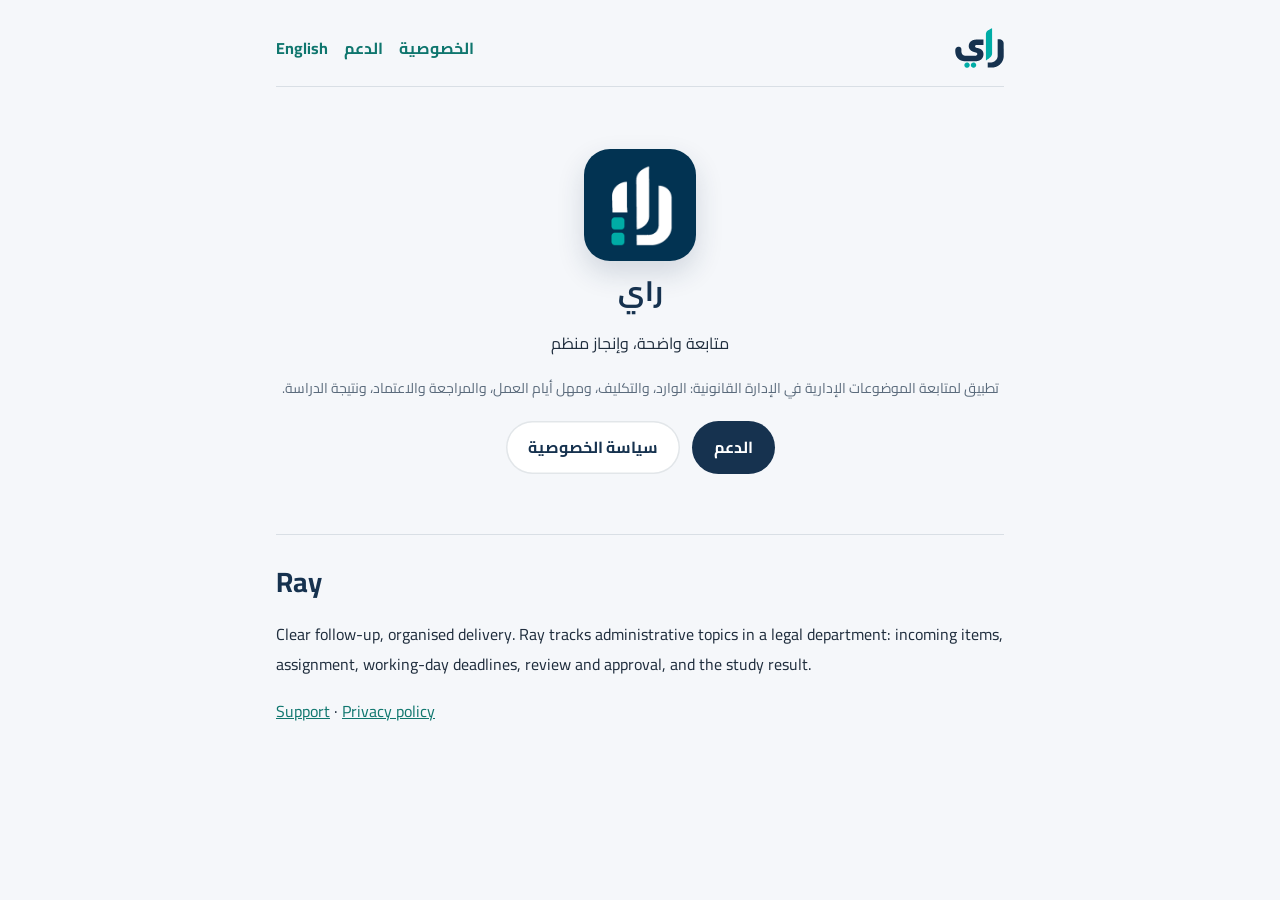
<file: index.html>
<!doctype html>
<html lang="ar" dir="rtl">
<head>
<meta charset="utf-8">
<meta name="viewport" content="width=device-width,initial-scale=1">
<title>راي</title>
<link rel="preconnect" href="https://fonts.googleapis.com">
<link rel="stylesheet" href="https://fonts.googleapis.com/css2?family=Cairo:wght@500;700&display=swap">
<link rel="stylesheet" href="style.css">
<link rel="icon" href="icon.png">
</head>
<body>
<div class="wrap">
<header><a href="./"><img src="logo.svg" alt="راي"></a><nav><a href="privacy.html">الخصوصية</a><a href="support.html">الدعم</a><a href="#en">English</a></nav></header>
<div class="hero">
<img src="icon.png" alt="أيقونة راي">
<h1>راي</h1>
<p>متابعة واضحة، وإنجاز منظم</p>
<p class="muted">تطبيق لمتابعة الموضوعات الإدارية في الإدارة القانونية: الوارد، والتكليف، ومهل أيام العمل، والمراجعة والاعتماد، ونتيجة الدراسة.</p>
<div class="btns"><a class="btn" href="support.html">الدعم</a><a class="btn line" href="privacy.html">سياسة الخصوصية</a></div>
</div>
<section class="en" id="en">
<h1>Ray</h1>
<p>Clear follow-up, organised delivery. Ray tracks administrative topics in a legal department: incoming items, assignment, working-day deadlines, review and approval, and the study result.</p>
<p><a href="support.html#en">Support</a> · <a href="privacy.html#en">Privacy policy</a></p>
</section>
</div>
</body>
</html>
</file>
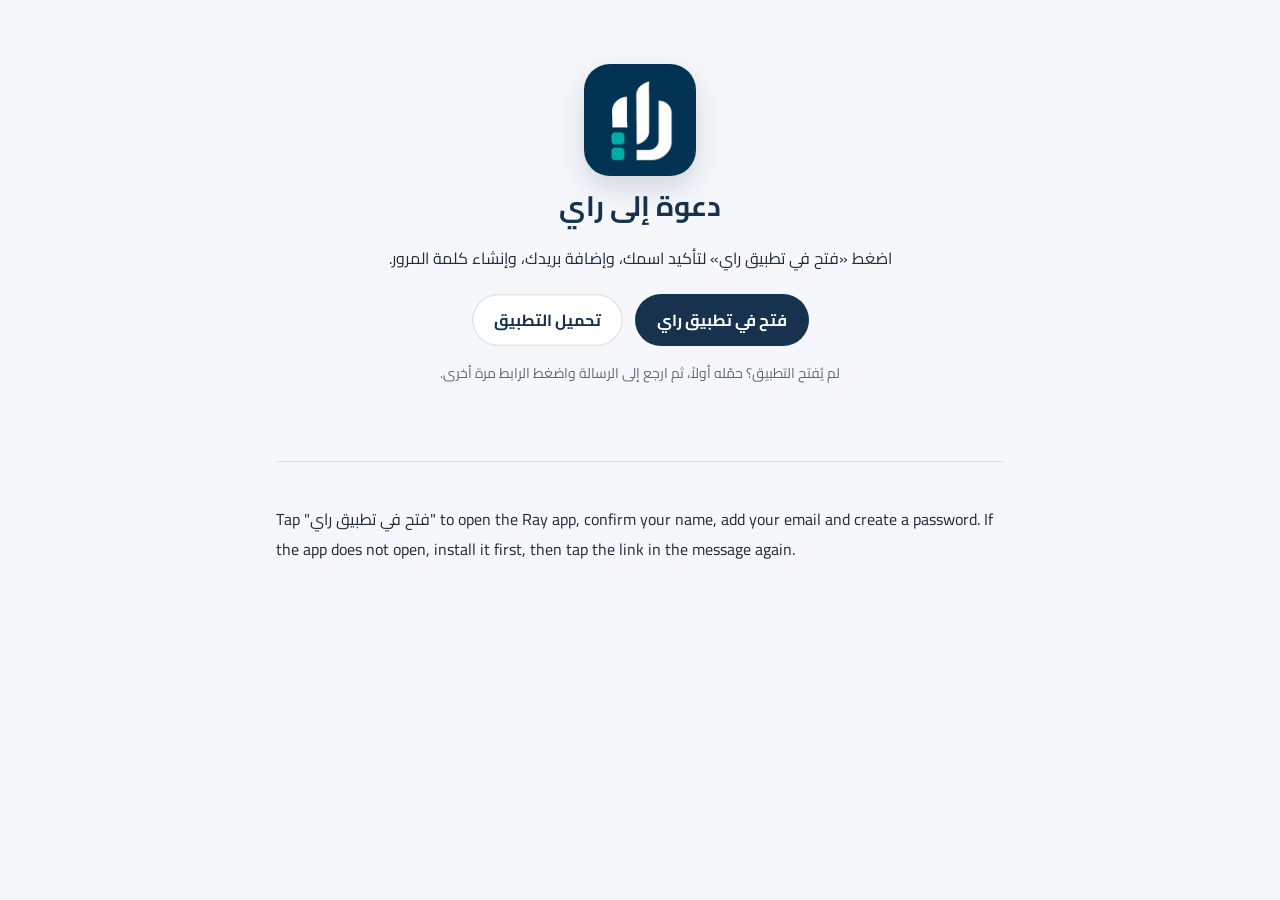
<file: join.html>
<!doctype html>
<html lang="ar" dir="rtl">
<head>
<meta charset="utf-8">
<meta name="viewport" content="width=device-width,initial-scale=1">
<meta name="robots" content="noindex">
<title>دعوة إلى راي</title>
<link rel="preconnect" href="https://fonts.googleapis.com">
<link rel="stylesheet" href="https://fonts.googleapis.com/css2?family=Cairo:wght@500;700&display=swap">
<link rel="stylesheet" href="style.css">
<link rel="icon" href="icon.png">
</head>
<body>
<div class="wrap">
<div class="hero">
<img src="icon.png" alt="أيقونة راي">
<h1>دعوة إلى راي</h1>
<p>اضغط «فتح في تطبيق راي» لتأكيد اسمك، وإضافة بريدك، وإنشاء كلمة المرور.</p>
<div class="btns"><a class="btn" id="open" href="ray://join">فتح في تطبيق راي</a><a class="btn line" href="https://apps.apple.com/app/id6821119192">تحميل التطبيق</a></div>
<p class="muted">لم يُفتح التطبيق؟ حمّله أولاً، ثم ارجع إلى الرسالة واضغط الرابط مرة أخرى.</p>
</div>
<section class="en">
<p>Tap "فتح في تطبيق راي" to open the Ray app, confirm your name, add your email and create a password. If the app does not open, install it first, then tap the link in the message again.</p>
</section>
</div>
<script>
// the invitation token travels to the app only (ray://join?t=…); nothing is sent anywhere from this page
(function () {
  var t = new URLSearchParams(location.search).get('t') || '';
  if (!/^[A-Za-z0-9_-]{20,40}$/.test(t)) return;
  var url = 'ray://join?t=' + encodeURIComponent(t);
  document.getElementById('open').href = url;
  setTimeout(function () { location.href = url; }, 300);
})();
</script>
</body>
</html>
</file>
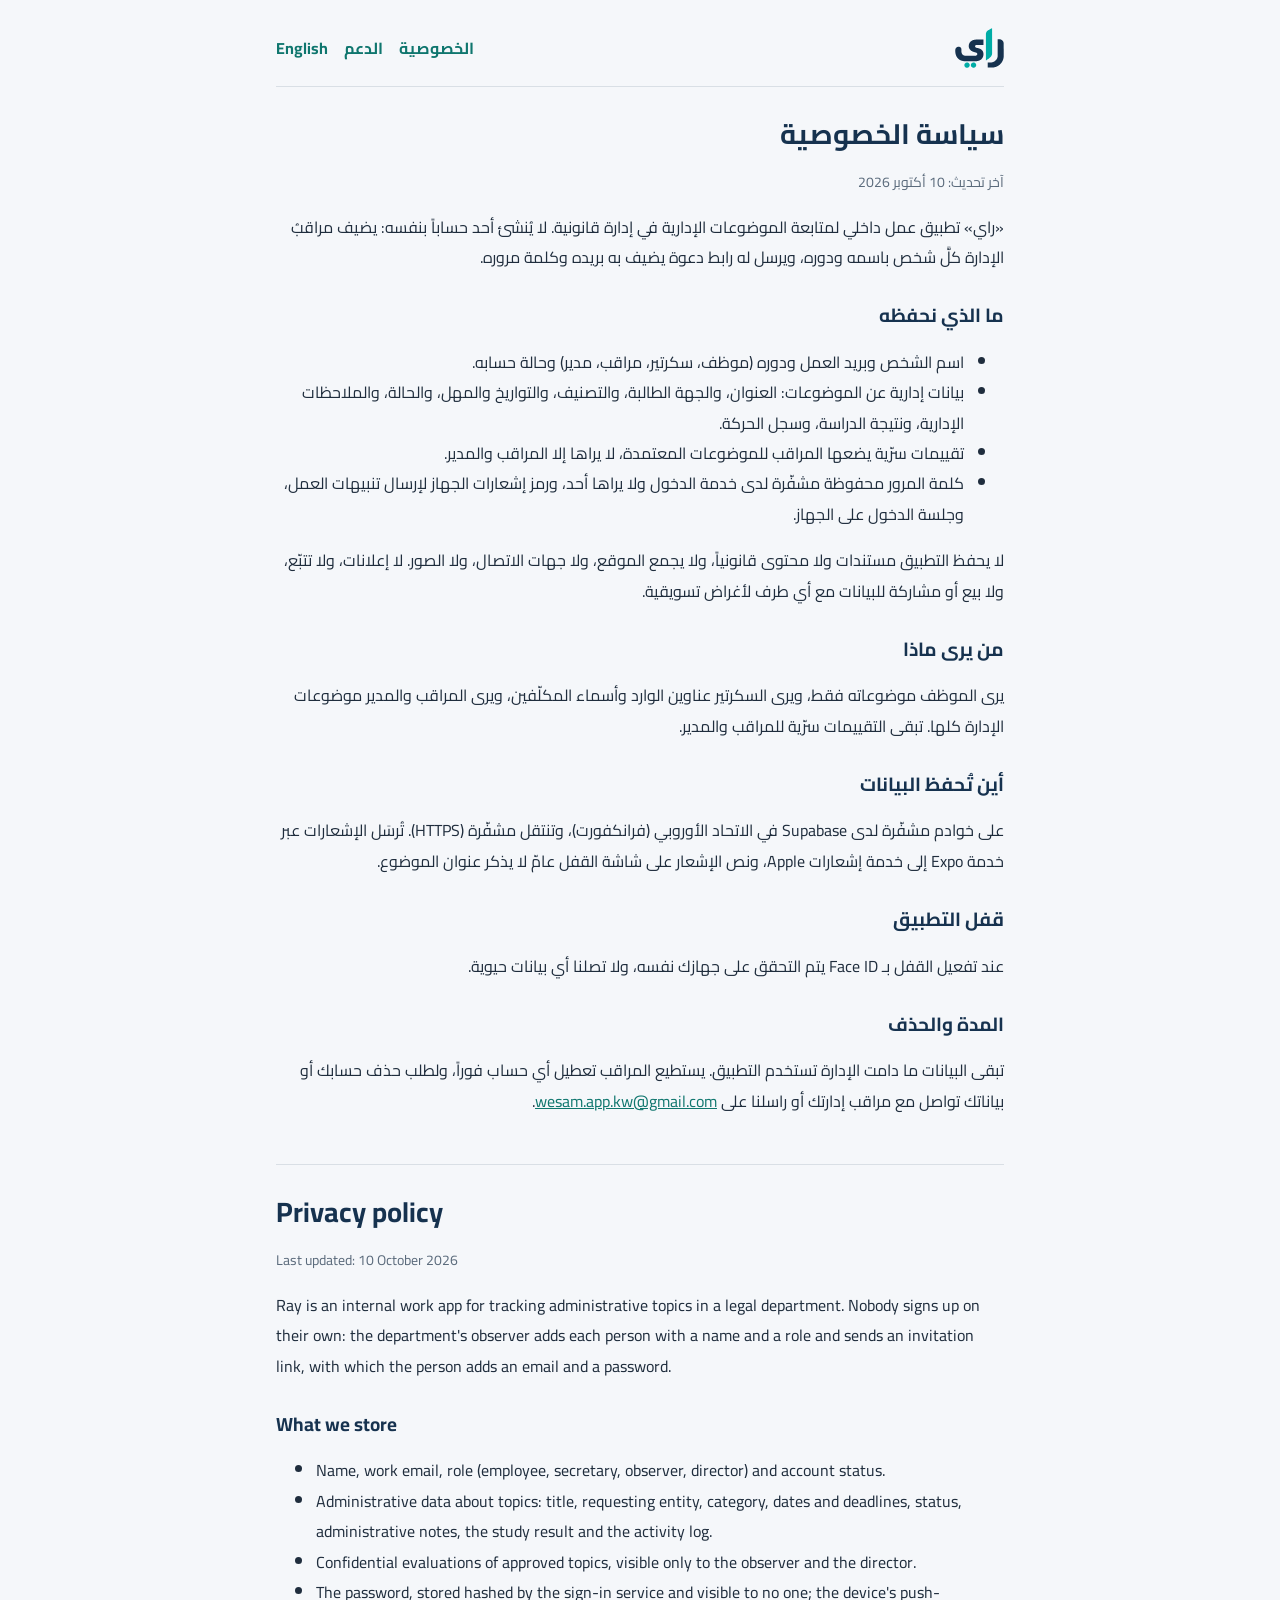
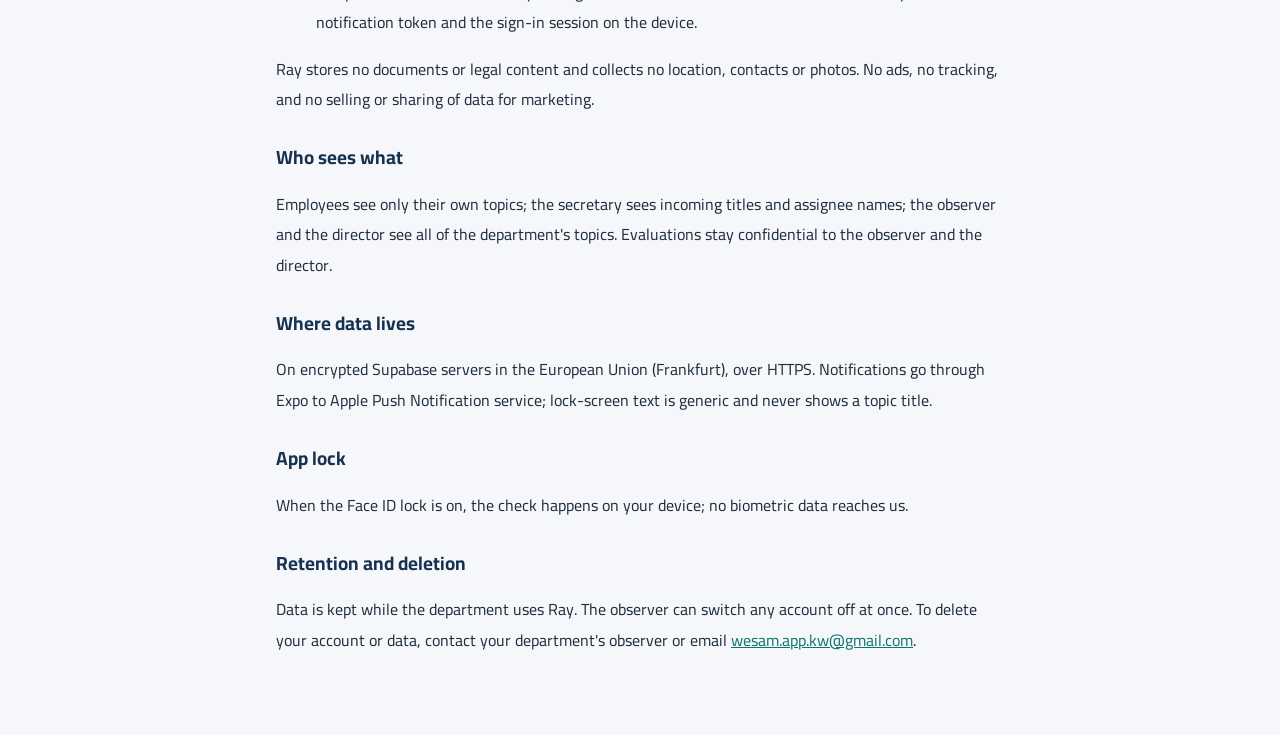
<file: privacy.html>
<!doctype html>
<html lang="ar" dir="rtl">
<head>
<meta charset="utf-8">
<meta name="viewport" content="width=device-width,initial-scale=1">
<title>سياسة الخصوصية · راي</title>
<link rel="preconnect" href="https://fonts.googleapis.com">
<link rel="stylesheet" href="https://fonts.googleapis.com/css2?family=Cairo:wght@500;700&display=swap">
<link rel="stylesheet" href="style.css">
<link rel="icon" href="icon.png">
</head>
<body>
<div class="wrap">
<header><a href="./"><img src="logo.svg" alt="راي"></a><nav><a href="privacy.html">الخصوصية</a><a href="support.html">الدعم</a><a href="#en">English</a></nav></header>
<h1>سياسة الخصوصية</h1>
<p class="muted">آخر تحديث: 10 أكتوبر 2026</p>
<p>«راي» تطبيق عمل داخلي لمتابعة الموضوعات الإدارية في إدارة قانونية. لا يُنشئ أحد حساباً بنفسه: يضيف مراقبُ الإدارة كلَّ شخص باسمه ودوره، ويرسل له رابط دعوة يضيف به بريده وكلمة مروره.</p>
<h2>ما الذي نحفظه</h2>
<ul>
<li>اسم الشخص وبريد العمل ودوره (موظف، سكرتير، مراقب، مدير) وحالة حسابه.</li>
<li>بيانات إدارية عن الموضوعات: العنوان، والجهة الطالبة، والتصنيف، والتواريخ والمهل، والحالة، والملاحظات الإدارية، ونتيجة الدراسة، وسجل الحركة.</li>
<li>تقييمات سرّية يضعها المراقب للموضوعات المعتمدة، لا يراها إلا المراقب والمدير.</li>
<li>كلمة المرور محفوظة مشفّرة لدى خدمة الدخول ولا يراها أحد، ورمز إشعارات الجهاز لإرسال تنبيهات العمل، وجلسة الدخول على الجهاز.</li>
</ul>
<p>لا يحفظ التطبيق مستندات ولا محتوى قانونياً، ولا يجمع الموقع، ولا جهات الاتصال، ولا الصور. لا إعلانات، ولا تتبّع، ولا بيع أو مشاركة للبيانات مع أي طرف لأغراض تسويقية.</p>
<h2>من يرى ماذا</h2>
<p>يرى الموظف موضوعاته فقط، ويرى السكرتير عناوين الوارد وأسماء المكلّفين، ويرى المراقب والمدير موضوعات الإدارة كلها. تبقى التقييمات سرّية للمراقب والمدير.</p>
<h2>أين تُحفظ البيانات</h2>
<p>على خوادم مشفّرة لدى Supabase في الاتحاد الأوروبي (فرانكفورت)، وتنتقل مشفّرة (HTTPS). تُرسَل الإشعارات عبر خدمة Expo إلى خدمة إشعارات Apple، ونص الإشعار على شاشة القفل عامّ لا يذكر عنوان الموضوع.</p>
<h2>قفل التطبيق</h2>
<p>عند تفعيل القفل بـ Face ID يتم التحقق على جهازك نفسه، ولا تصلنا أي بيانات حيوية.</p>
<h2>المدة والحذف</h2>
<p>تبقى البيانات ما دامت الإدارة تستخدم التطبيق. يستطيع المراقب تعطيل أي حساب فوراً، ولطلب حذف حسابك أو بياناتك تواصل مع مراقب إدارتك أو راسلنا على <a href="mailto:wesam.app.kw@gmail.com">wesam.app.kw@gmail.com</a>.</p>
<section class="en" id="en">
<h1>Privacy policy</h1>
<p class="muted">Last updated: 10 October 2026</p>
<p>Ray is an internal work app for tracking administrative topics in a legal department. Nobody signs up on their own: the department's observer adds each person with a name and a role and sends an invitation link, with which the person adds an email and a password.</p>
<h2>What we store</h2>
<ul>
<li>Name, work email, role (employee, secretary, observer, director) and account status.</li>
<li>Administrative data about topics: title, requesting entity, category, dates and deadlines, status, administrative notes, the study result and the activity log.</li>
<li>Confidential evaluations of approved topics, visible only to the observer and the director.</li>
<li>The password, stored hashed by the sign-in service and visible to no one; the device's push-notification token and the sign-in session on the device.</li>
</ul>
<p>Ray stores no documents or legal content and collects no location, contacts or photos. No ads, no tracking, and no selling or sharing of data for marketing.</p>
<h2>Who sees what</h2>
<p>Employees see only their own topics; the secretary sees incoming titles and assignee names; the observer and the director see all of the department's topics. Evaluations stay confidential to the observer and the director.</p>
<h2>Where data lives</h2>
<p>On encrypted Supabase servers in the European Union (Frankfurt), over HTTPS. Notifications go through Expo to Apple Push Notification service; lock-screen text is generic and never shows a topic title.</p>
<h2>App lock</h2>
<p>When the Face ID lock is on, the check happens on your device; no biometric data reaches us.</p>
<h2>Retention and deletion</h2>
<p>Data is kept while the department uses Ray. The observer can switch any account off at once. To delete your account or data, contact your department's observer or email <a href="mailto:wesam.app.kw@gmail.com">wesam.app.kw@gmail.com</a>.</p>
</section>
</div>
</body>
</html>
</file>
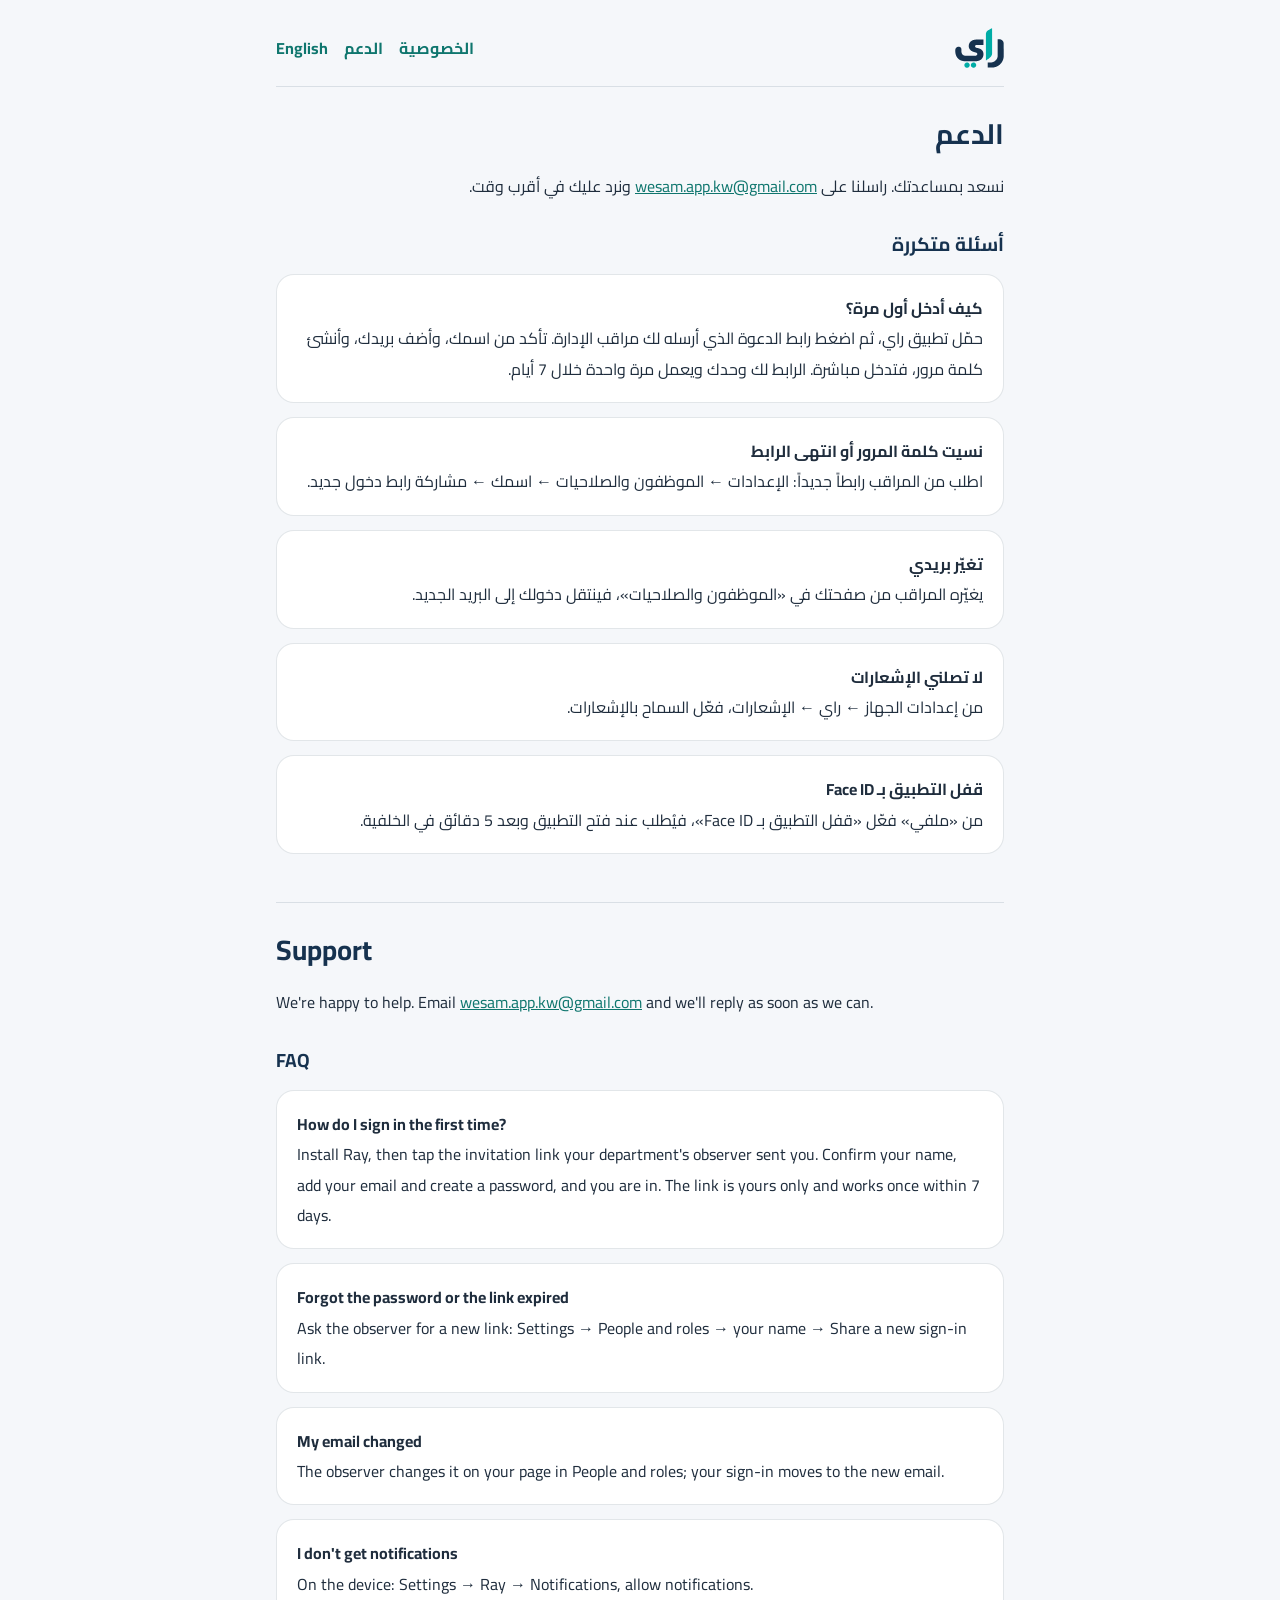
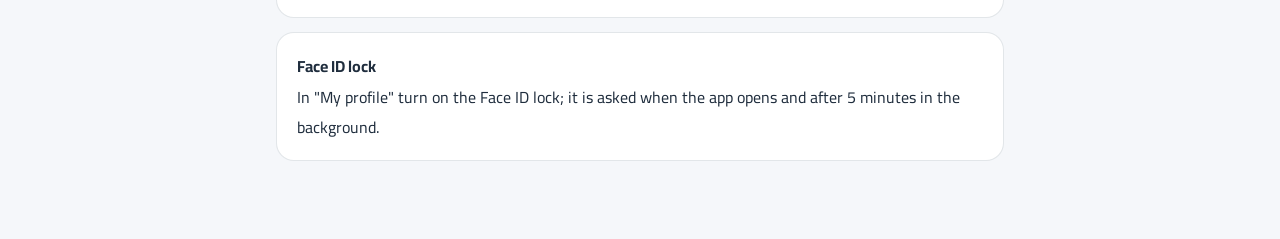
<file: support.html>
<!doctype html>
<html lang="ar" dir="rtl">
<head>
<meta charset="utf-8">
<meta name="viewport" content="width=device-width,initial-scale=1">
<title>الدعم · راي</title>
<link rel="preconnect" href="https://fonts.googleapis.com">
<link rel="stylesheet" href="https://fonts.googleapis.com/css2?family=Cairo:wght@500;700&display=swap">
<link rel="stylesheet" href="style.css">
<link rel="icon" href="icon.png">
</head>
<body>
<div class="wrap">
<header><a href="./"><img src="logo.svg" alt="راي"></a><nav><a href="privacy.html">الخصوصية</a><a href="support.html">الدعم</a><a href="#en">English</a></nav></header>
<h1>الدعم</h1>
<p>نسعد بمساعدتك. راسلنا على <a href="mailto:wesam.app.kw@gmail.com">wesam.app.kw@gmail.com</a> ونرد عليك في أقرب وقت.</p>
<h2>أسئلة متكررة</h2>
<div class="card"><b>كيف أدخل أول مرة؟</b><br>حمّل تطبيق راي، ثم اضغط رابط الدعوة الذي أرسله لك مراقب الإدارة. تأكد من اسمك، وأضف بريدك، وأنشئ كلمة مرور، فتدخل مباشرة. الرابط لك وحدك ويعمل مرة واحدة خلال 7 أيام.</div>
<div class="card"><b>نسيت كلمة المرور أو انتهى الرابط</b><br>اطلب من المراقب رابطاً جديداً: الإعدادات ← الموظفون والصلاحيات ← اسمك ← مشاركة رابط دخول جديد.</div>
<div class="card"><b>تغيّر بريدي</b><br>يغيّره المراقب من صفحتك في «الموظفون والصلاحيات»، فينتقل دخولك إلى البريد الجديد.</div>
<div class="card"><b>لا تصلني الإشعارات</b><br>من إعدادات الجهاز ← راي ← الإشعارات، فعّل السماح بالإشعارات.</div>
<div class="card"><b>قفل التطبيق بـ Face ID</b><br>من «ملفي» فعّل «قفل التطبيق بـ Face ID»، فيُطلب عند فتح التطبيق وبعد 5 دقائق في الخلفية.</div>
<section class="en" id="en">
<h1>Support</h1>
<p>We're happy to help. Email <a href="mailto:wesam.app.kw@gmail.com">wesam.app.kw@gmail.com</a> and we'll reply as soon as we can.</p>
<h2>FAQ</h2>
<div class="card"><b>How do I sign in the first time?</b><br>Install Ray, then tap the invitation link your department's observer sent you. Confirm your name, add your email and create a password, and you are in. The link is yours only and works once within 7 days.</div>
<div class="card"><b>Forgot the password or the link expired</b><br>Ask the observer for a new link: Settings → People and roles → your name → Share a new sign-in link.</div>
<div class="card"><b>My email changed</b><br>The observer changes it on your page in People and roles; your sign-in moves to the new email.</div>
<div class="card"><b>I don't get notifications</b><br>On the device: Settings → Ray → Notifications, allow notifications.</div>
<div class="card"><b>Face ID lock</b><br>In "My profile" turn on the Face ID lock; it is asked when the app opens and after 5 minutes in the background.</div>
</section>
</div>
</body>
</html>
</file>
<file: style.css>
:root{--navy:#16324F;--teal:#00ACA6;--petrol:#0F766E;--ink:#1F2D3D;--muted:#5B6B7C;--hair:rgba(22,50,79,.12);--canvas:#F5F7FA}
*{box-sizing:border-box}
body{margin:0;background:var(--canvas);color:var(--ink);font-family:Cairo,-apple-system,'Segoe UI',Tahoma,Arial,sans-serif;line-height:1.9}
.wrap{max-width:760px;margin:0 auto;padding:28px 16px 64px}
header{display:flex;align-items:center;justify-content:space-between;gap:16px;padding-bottom:18px;border-bottom:1px solid var(--hair);margin-bottom:26px}
header img{height:40px;display:block}
nav{display:flex;gap:16px;flex-wrap:wrap}
nav a{color:var(--petrol);text-decoration:none;font-weight:700}
h1{font-size:28px;line-height:1.5;margin:0 0 6px;color:var(--navy)}
h2{font-size:19px;line-height:1.6;margin:28px 0 6px;color:var(--navy)}
p,li{font-size:16px}
.muted{color:var(--muted);font-size:14px}
.card{background:#fff;border-radius:18px;padding:18px 20px;border:1px solid var(--hair);margin:14px 0}
.en{direction:ltr;text-align:left;margin-top:48px;padding-top:26px;border-top:1px solid var(--hair)}
a{color:var(--petrol)}
.hero{text-align:center;padding:36px 0 12px}
.hero img{width:112px;border-radius:26px;box-shadow:0 12px 28px rgba(22,50,79,.16)}
.btns{display:flex;gap:12px;justify-content:center;flex-wrap:wrap;margin-top:20px}
.btn{display:inline-block;padding:11px 22px;border-radius:999px;background:var(--navy);color:#fff;text-decoration:none;font-weight:700}
.btn.line{background:#fff;color:var(--navy);box-shadow:inset 0 0 0 1.5px var(--hair)}
</file>
